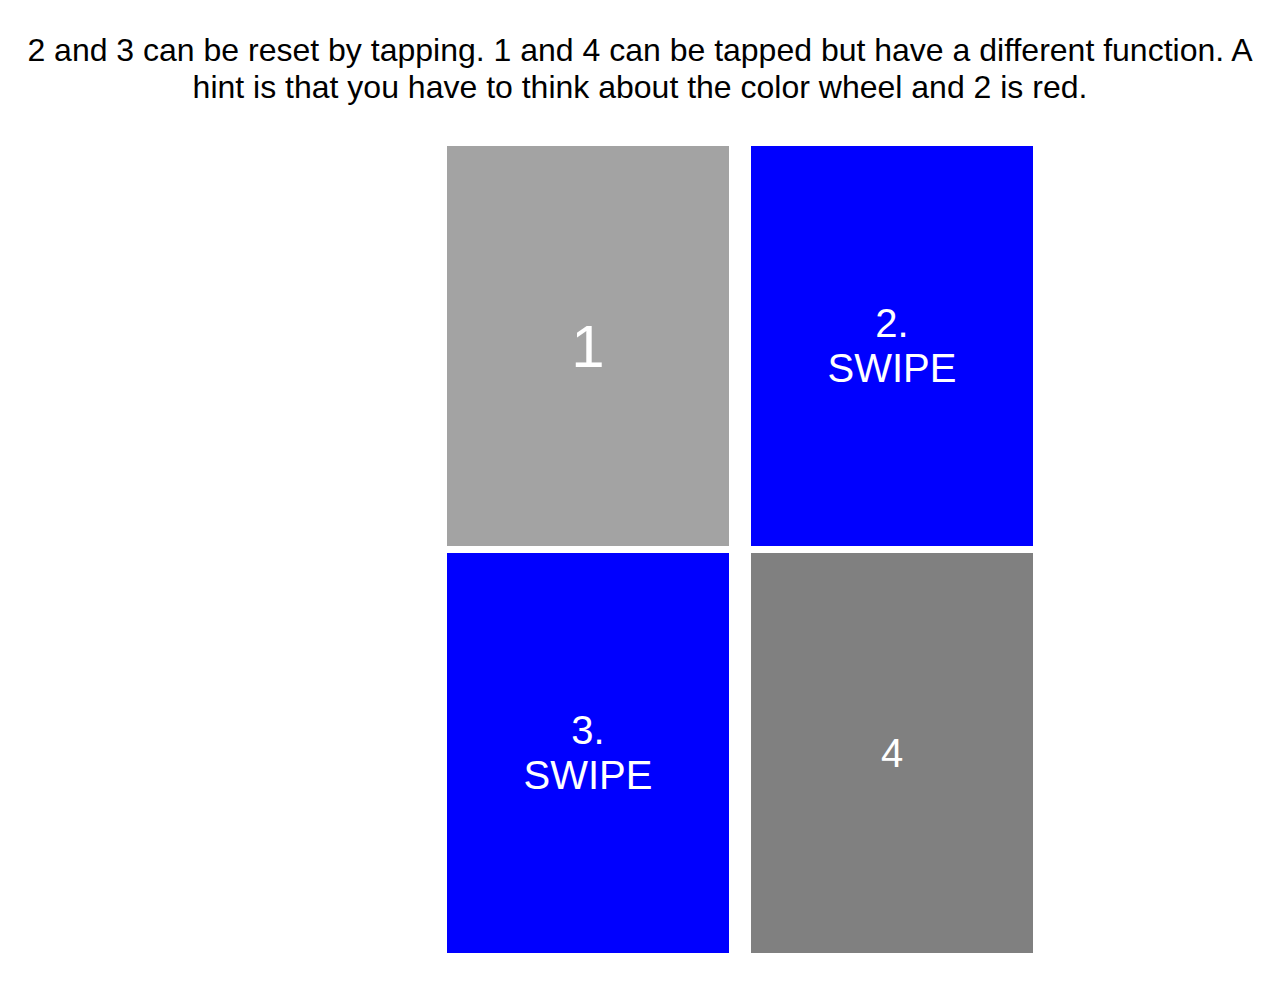
<file: Demo/index.html>
<!DOCTYPE html>
<html lang="en">

<head>
      
    <meta http-equiv="X-UA-Compatible" content="IE=edge">
    
  <meta name="viewport" content="width=device-width, initial-scale=1.0">
    <meta charset="UTF-8" user-scalable="no" >
  <title></title>
  <link rel="stylesheet" href="style.css">

</head>

<body>



   <!-- <div onmousedown="backgroundcolor(event)" align="center"><br>Tap here for a new<br>background
      </div>
      -->
  <p id="lock" align="center">2 and 3 can be reset by tapping. 1 and 4 can be tapped but have a different function. A hint is that you have to think about the color wheel and 2 is red.</p>
  



  <div id="wrapper">
 <p id="swipetext" align="center" ></p>
 
    <div id="tap-container">
      <div id="one" class="one tap-area">1
</div>
     <div id="two" class="two tap-area" >
       2. SWIPE
      </div>
      
       <div id="three" class="three  tap-area2">
         3. SWIPE
</div>
     <div id="four" class="four tap-area2" >4
       
      </div>
      
    <div id="output"> </div>
    </div>
  
  
      
 

  </div> 

<div id="interaction" style=""></div>
 <script src="https://s3-us-west-2.amazonaws.com/s.cdpn.io/374756/zingtouch-1.0.0.min.js"></script>
 <script src="script.js"></script>
</body>
</html>
</file>
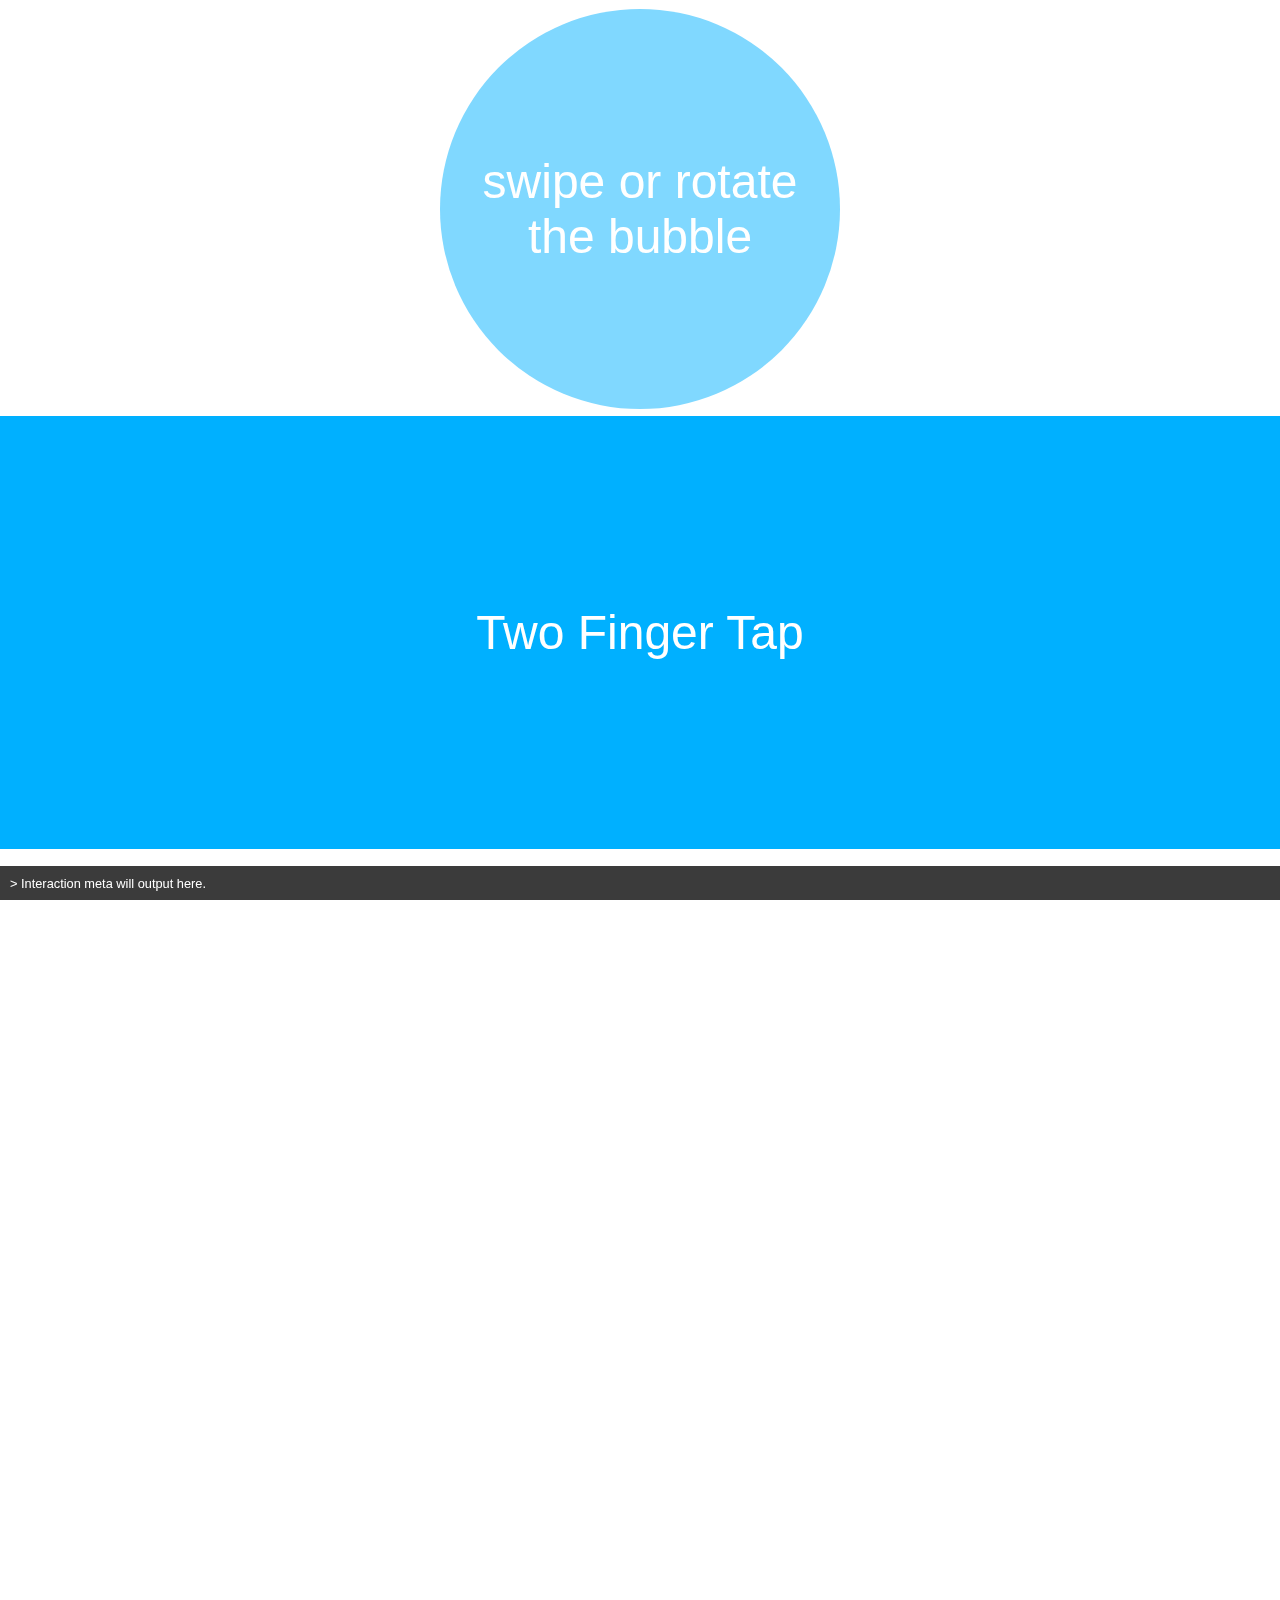
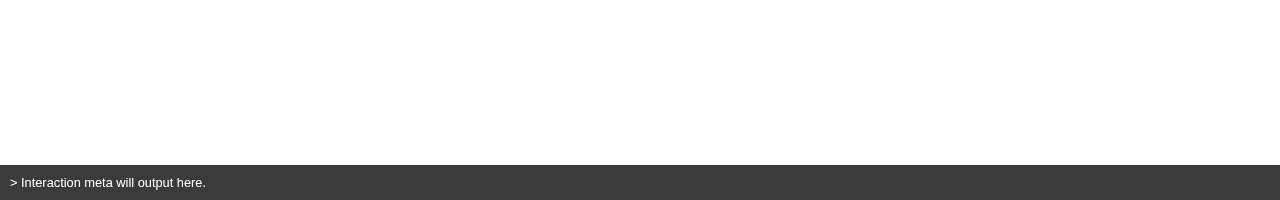
<file: sketches/sketch 2/index.html>
<!DOCTYPE html>
<html lang="en">

<head>

  <meta charset="UTF-8">
  <title></title>
  <link rel="stylesheet" href="style.css">

</head>

<body>

  <div id="wrapper">

    <div id="tap-container">
      <div id="one" class="orange tap-area">
        swipe or rotate the bubble
      </div>
      <div id="two" class="seafoam tap-area">
        Two Finger Tap
      </div>
    </div>
    <div id="output">> Interaction meta will output here.</div>
  </div>
  <div id="wrapper">
     <div id="container"></div>
     <div id="output">> Interaction meta will output here.</div>
   </div>

   <div id="description">
     Click to change color.
   </div>

<div id="interaction" style=""></div>
 <script src='https://s3-us-west-2.amazonaws.com/s.cdpn.io/374756/zingtouch-1.0.0.min.js'></script>
 <script src="script.js"></script>
</body>
</html>
</file>
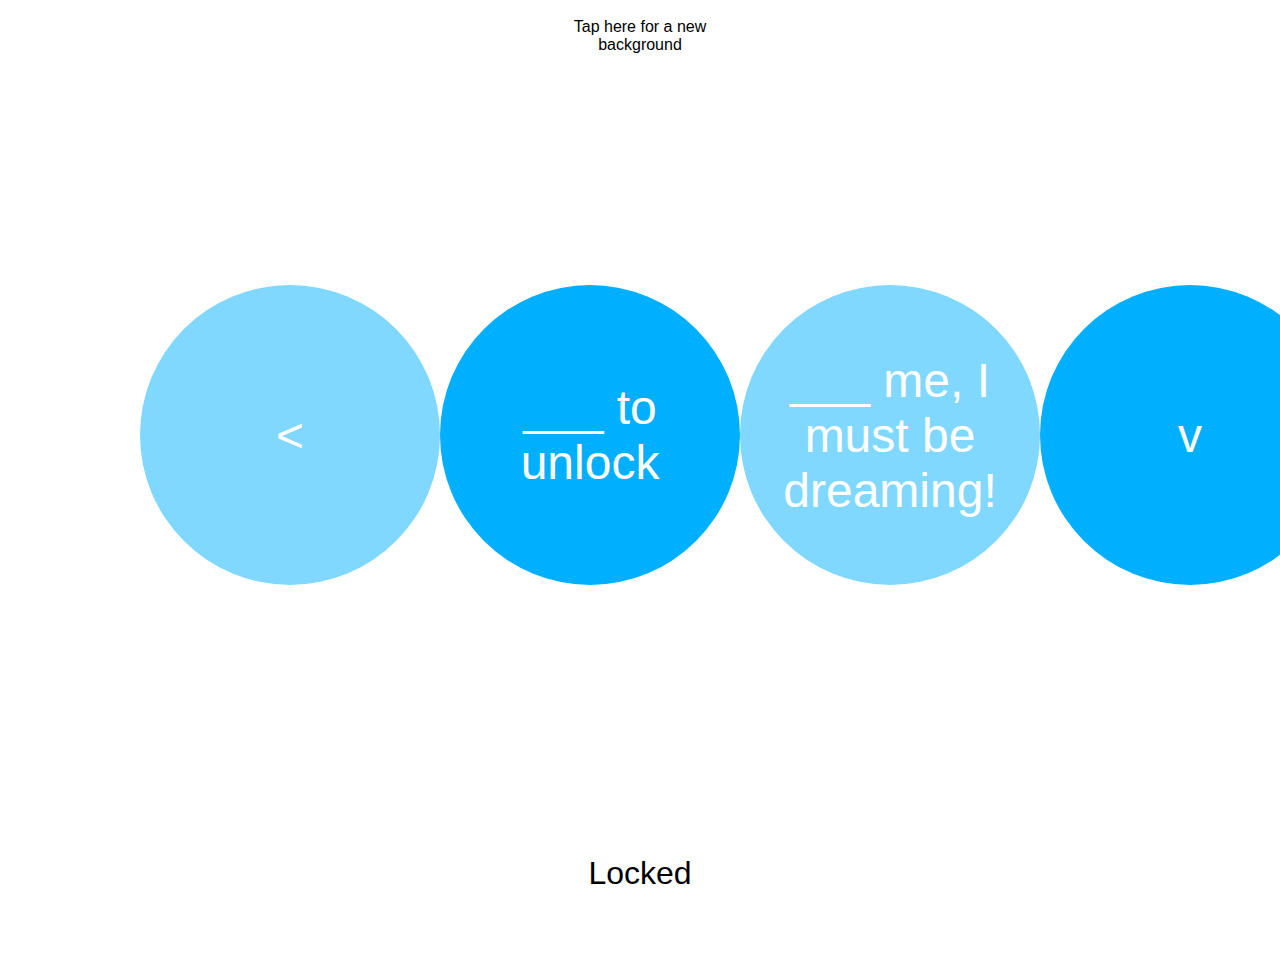
<file: sketches/sketch 3/index.html>
<!DOCTYPE html>
<html lang="en">

<head>
<!-- Global site tag (gtag.js) - Google Analytics -->
<script async src="https://www.googletagmanager.com/gtag/js?id=UA-117103813-1"></script>
<script>
  window.dataLayer = window.dataLayer || [];
  function gtag(){dataLayer.push(arguments);}
  gtag('js', new Date());

  gtag('config', 'UA-117103813-1');
</script>

  <meta charset="UTF-8">
  <title></title>
  <link rel="stylesheet" href="style.css">

</head>

<body>



    <div onmousedown="backgroundcolor(event)" align="center"><br>Tap here for a new<br>background
      </div>
      
      <script>
      function backgroundcolor(event) {
          document.body.style.backgroundColor = 'rgba(' + getRandNum(0, 255) + ',' + getRandNum(0, 255) + ',' + getRandNum(0, 255) + ',' + 0.7 + ')'
      }
      </script>




  <div id="wrapper">

    <div id="tap-container">
      <div id="one" class="orange tap-area">
        <
      </div>
      <div id="two" class="seafoam tap-area">
        ___ to unlock
      </div>
      <div id="three" class="redbubble tap-area">
        ___ me, I must be dreaming!
      </div>
      <div id="five" class="dragable tap-area">
        v
      </div>
    </div>
    <p id="lock" align="center">Locked</p>
    <div id="output"> </div>
  </div>
 <!-- <div id="wrapper">
     <div id="container"></div>
     <div id="output">> Interaction meta will output here.</div>
   </div>

   <!-- <div id="description">
     Click to change color.
   </div> -->

   

<div id="interaction" style=""></div>
 <script src="https://s3-us-west-2.amazonaws.com/s.cdpn.io/374756/zingtouch-1.0.0.min.js"></script>
 <script src="script.js"></script>
</body>
</html>

   <!-- <form action=>
      key: <input type="text" name="username" ><br>
      <button onclick="myFunction()">Submit</button>
      <p id="demo">asda</p>
       <input type="submit" value="Submit">
     </form> -->

 <!-- <div id="wrapper">
     <div id="container"></div>
   </div>
  -->
</file>
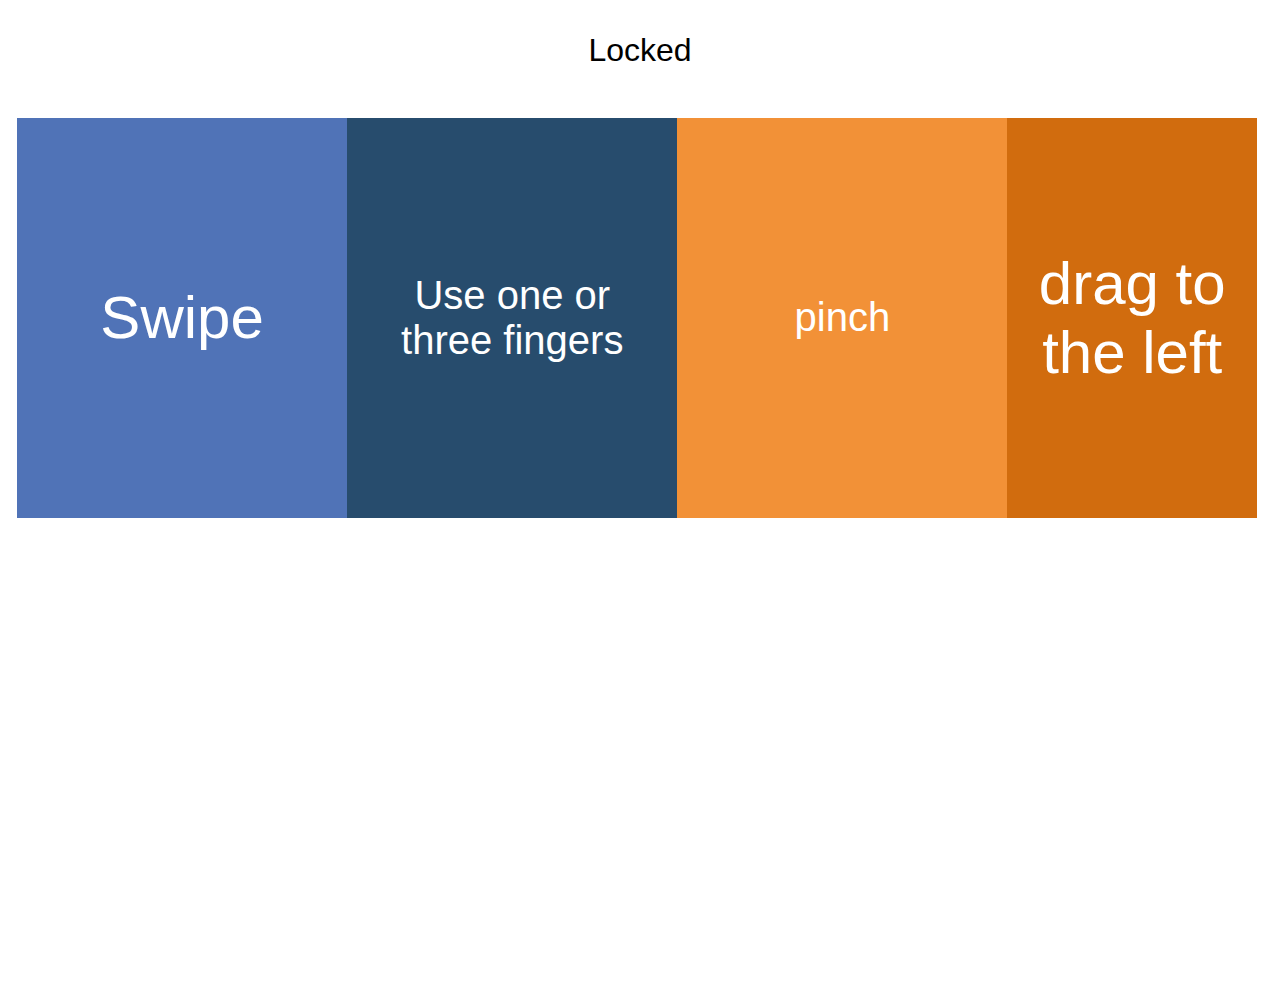
<file: sketches/sketch 4/index.html>
<!DOCTYPE html>
<html lang="en">

<head>
  <meta charset="utf-8" user-scalable="no" /> 
    <meta http-equiv="X-UA-Compatible" content="IE=edge">
    <meta name="viewport" content="width=device-width, initial-scale=1">
  <meta charset="UTF-8">
  <title></title>
  <link rel="stylesheet" href="style.css">

</head>

<body>



   <!-- <div onmousedown="backgroundcolor(event)" align="center"><br>Tap here for a new<br>background
      </div>
      -->
  <p id="lock" align="center">Locked</p>
      <script>
      function backgroundcolor(event) {
          document.body.style.backgroundColor = 'rgba(' + getRandNum(0, 255) + ',' + getRandNum(0, 255) + ',' + getRandNum(0, 255) + ',' + 0.7 + ')'
      }
      </script>




  <div id="wrapper">

    <div id="tap-container">
      <div id="one" class="one tap-area">
        Swipe
      </div>
       <!-- <div id="box" class="tapbox tap-area">
        mouse click
      </div> -->
      <div id="two" class="two tap-area">
       Use one or three fingers
      </div>
      <div id="three" class="three tap-area">
        pinch
      </div>
      <div id="five" class="five tap-area">
        drag to the left
      </div>
    </div>
    <div id="output"> </div>
    </div>
  
  
      
 

   

<div id="interaction" style=""></div>
 <script src="https://s3-us-west-2.amazonaws.com/s.cdpn.io/374756/zingtouch-1.0.0.min.js"></script>
 <script src="script.js"></script>
</body>
</html>
</file>
<file: Demo/style.css>
*{
  box-sizing: border-box;
}

body {
  margin: 0;
  padding: 0;
  height: auto;
  width:auto;
  font-family: 'Helvetica', Arial;
  
}


#wrapper {
 justify-content: center;
  align-items: center;
  text-align:center;
 
}



#tap-container{
  display: grid;
  grid-template-columns:auto auto;
  justify-content: center;
  align-items: center;
  width: auto;
  height:auto;
  

  cursor: pointer;
  padding: 10px 20px;
  margin:-2px -1px -19px;
   
}


#lock {
  
  font-size: 200%;
  
}

#swipetext{
   left:500px;
  font-size: 200%;
   
}
.tap-area {
  display: grid;
  grid-template-columns: auto auto;
  justify-content: center;
  align-items: center;
  cursor: pointer;
 

  color: white;
  padding: 10px 141px;
  margin: 0 11px 7px;
  outline: none;
  position: relative;
  text-align: center;
}

.tap-area2 {
  display: grid;
   grid-template-columns: auto auto;
  justify-content: center;
  align-items: center;
  cursor: pointer;
 

  color: white;
  padding: 10px 141px;
  margin: 0 11px 7px;
  outline: none;
  position: relative;
  border: 0px;
  text-align: center;
}

#p{
 text-align: center;
}
.one {
  background-color:#a3a3a3; 
 width:200px;
  height:400px;
  left: 100px;
   font-size: 60px;
   position: relative;
}


.two {
 /* border-radius: 100%; */
width:200px;
  height:400px;

  background-color:blue;
  left: 100px;
 font-size: 40px;
}
.three{
  width:200px;
  height:400px;
  background-color:blue;
  left:100px;
  font-size:40px;
  
}
.four{
  width:200px;
  height:400px;
  background-color:grey;
  left:100px;
  font-size:40px;
}

.tappable{
  border-left: black 2px solid;
  border-right: black 2px solid;
  border-top: black 2px solid;
  border-bottom: black 2px solid;
}



#output {
  background-color: transparent;
  width: 100%;
  display: block;
  min-height: 30px;
  padding: 10px;
  font-size: 0.8em;
  /*color: white;  bottom text */
}
</file>
<file: sketches/sketch 2/style.css>
*{
  box-sizing: border-box;
}

body {
  margin: 0;
  padding: 0;
  height: 100vh;
  font-family: 'Helvetica', Arial;
}

#output {
  background-color: #3B3B3B;
  width: 100%;
  display: block;
  min-height: 30px;
  padding: 10px;
  font-size: 0.8em;
  color: white;
}
#wrapper {
  display: flex;
  flex-direction: column;
  height: 100%;
}

#tap-container{
  display: flex;
  flex-direction:column;
  justify-content: center;
  align-items: center;
  width: 100%;
  height: 100%;
/*   color: white; */
  cursor: pointer;
}

.tap-area {
  display: flex;
  justify-content: center;
  align-items: center;
  cursor: pointer;
  font-size: 3rem;

  color: white;
  padding: 10px 20px;
  margin: 0 0 7px;
  outline: none;
  position: relative;
  border: 0px;
  width: 100%;
  height: 50%;
  text-align: center;
}
.orange {
  background-color:#80D8FF;
  border-radius:100%;
  width:400px;
  height:400px;
}

.seafoam {
  background-color:#00B0FF;

}



* {
  -webkit-box-sizing: border-box;
          box-sizing: border-box;
}

html,body {
  margin: 0;
  padding: 0;
  font-family: "Helvetica", Arial;
  height: 100%;
}

#wrapper {
  display: -webkit-box;
  display: -ms-flexbox;
  display: flex;
  -webkit-box-orient: vertical;
  -webkit-box-direction: normal;
      -ms-flex-direction: column;
          flex-direction: column;
  height: 100%;
}

#container {
  display: -webkit-box;
  display: -ms-flexbox;
  display: flex;
  -webkit-box-flex: 1;
      -ms-flex: 1;
          flex: 1;
  width: 100%;
}
#output {
  background-color: #3B3B3B; /* bar in the bottom */
  width: 100%;
  display: block;
  min-height: 30px;
  padding: 10px;
  font-size: 0.8em;
  color: white; /* bottom text */
}

#description {
  display: -webkit-box;
  display: -ms-flexbox;
  display: flex;
  -webkit-box-pack: center;
      -ms-flex-pack: center;
          justify-content: center;
  -webkit-box-align: center;
      -ms-flex-align: center;
          align-items: center;
  position: fixed;
  top: 0;
  color: #777;
  z-index: -1;
  height: 100%;
  width: 100%;
  font-size: 2rem;
  text-align: center;
}

*{
  box-sizing: border-box;
}
body {
  margin: 0;
  padding: 0;
  height: 100vh;
  font-family: 'Helvetica', Arial;
}
#wrapper {
  display: flex;
  flex-direction: column;
  height: 100%;
}

#output {
  background-color: #3B3B3B;
  width: 100%;
  display: block;
  min-height: 30px;
  padding: 10px;
  font-size: 0.8em;
  color: white;
}


/* .tap-area:active {
  margin: 7px 0 0;
  box-shadow: 0 0 #0052E0, 0 0 #2f2f2f, 0 3px 14px #FF3020 inset;
} */
</file>
<file: sketches/sketch 3/style.css>
*{
  box-sizing: border-box;
}

body {
  margin: 0;
  padding: 0;
  height: 100vh;
  font-family: 'Helvetica', Arial;
}

/*#output {
  background-color: #3B3B3B;
  width: 100%;
  display: block;
  min-height: 30px;
  padding: 10px;
  font-size: 0.8em;
  color: white;
} */
#wrapper {
  display: flex;
  flex-direction: column;
  height: 100%;
}

#tap-container{
  display: flex;
  flex-direction:row; /*colom*/
  justify-content: center;
  align-items: center;
  width: 100%;
  height: 100%;
/*   color: white; */
  cursor: pointer;
}
#lock {
  left:500px;
  font-size: 200%;
}

.tap-area {
  display: flex;
  justify-content: center;
  align-items: center;
  cursor: pointer;
  font-size: 3rem;

  color: white;
  padding: 10px 20px;
  margin: 0 0 7px;
  outline: none;
  position: relative;
  border: 0px;
  width: 100%;
  height: 50%;
  text-align: center;
}
.orange {
  background-color:#80D8FF;
  border-radius:100%;
  width:300px;
  height:300px;
  left: 100px;
}

.seafoam {
  border-radius: 100%;
  width:300px;
  height:300px;
  background-color:#00B0FF;
  left: 100px;

}

.redbubble {
 border-radius: 100%;
  width:300px;
  height:300px;
background: #80D8FF;
left:100px;
}
.form {
 text-align: right;
}
.dragable{
  border-radius: 100%;
  width:300px;
  height:300px;
background: #00B0FF;
left:100px;
}

* {
  -webkit-box-sizing: border-box;
          box-sizing: border-box;
}

html,body {
  margin: 0;
  padding: 0;
  font-family: "Helvetica", Arial;
  height: 100%;
}

#wrapper {
  display: -webkit-box;
  display: -ms-flexbox;
  display: flex;
  -webkit-box-orient: vertical;
  -webkit-box-direction: normal;
      -ms-flex-direction: column;
          flex-direction: column;
  height: 100%;
}

#container {
  display: -webkit-box;
  display: -ms-flexbox;
  display: flex;
  -webkit-box-flex: 1;
      -ms-flex: 1;
          flex: 1;
  width: 100%;
}  
#output {
  background-color: transparent;
  width: 100%;
  display: block;
  min-height: 30px;
  padding: 10px;
  font-size: 0.8em;
  /*color: white;  bottom text */
}

#output {
  background-color: transparent;
  width: 100%;
  display: block;
  min-height: 30px;
  padding: 10px;
  font-size: 0.8em;
  /*color: white; bottom text */
  
}
</file>
<file: sketches/sketch 4/style.css>
*{
  box-sizing: border-box;
}

body {
  margin: 0;
  padding: 0;
  height: 100vh;
  font-family: 'Helvetica', Arial;
}


#wrapper {
  display: flex;
  flex-direction: column;
  height: 100%;
}

#wrapper2 {
  display: flex;
  flex-direction: column;
  height: 100%;
}

#tap-container{
  display: flex;
  
  justify-content: center;
  align-items: center;
  width: 100%;
  height: 700px;
/*   color: white; */
  cursor: pointer;
  padding: 10px 20px;
  margin:-130px -103px -19px;
}

#tap-container2{
  display: flex;
  
  justify-content: center;
  align-items: center;
  width: 100%;
  height: 700px;
/*   color: white; */
  cursor: pointer;
  padding: 10px 20px;
  margin: -350px -2px 7px;
}
#lock {
  left:500px;
  font-size: 200%;
  
}

.tap-area {
  display: flex;
  justify-content: center;
  align-items: center;
  cursor: pointer;
 

  color: white;
  padding: 10px 20px;
  margin: 0 0 7px;
  outline: none;
  position: relative;
  border: 0px;
  width: 100%;
  height: 50%;
  text-align: center;
}


.one {
  background-color:#5073b7;
  /* background-image:url("https://cdn.glitch.com/df4e1adc-c839-444a-8e43-2a6562c72f15%2F5c78d207a37843b4a8e4be21ca024966.png?1550516692293");
  /*border-radius:100%; */
  width:400px;
  height:400px;
  left: 100px;
   font-size: 60px;
 
}

.two {
 /* border-radius: 100%; */
  width:400px;
  height:400px;
  background-color:#274c6d;
  left: 100px;
 font-size: 40px;
}
 
.tapbox{
 width:400px;
  height:400px;
background-color: #435eb7;
left:100px;
 font-size: 60px;
}
 
.three{
/* border-radius: 100%; */
   width:400px;
  height:400px;
background: #f29137;
left:100px;
   font-size: 40px;
}
.form {
 text-align: right;
}
.five{
  width:300px;
  height:400px;
background: #d16c0e;
left:100px;
   font-size: 60px;
}

* {
  -webkit-box-sizing: border-box;
          box-sizing: border-box;
}

html,body {
  margin: 0;
  padding: 0;
  font-family: "Helvetica", Arial;
  height: 100%;
}

#wrapper {
  display: -webkit-box;
  display: -ms-flexbox;
  display: flex;
  -webkit-box-orient: vertical;
  -webkit-box-direction: normal;
      -ms-flex-direction: column;
          flex-direction: column;
  height: 100%;
}

#container {
  display: -webkit-box;
  display: -ms-flexbox;
  display: flex;
  -webkit-box-flex: 1;
      -ms-flex: 1;
          flex: 1;
  width: 100%;
}  
#output {
  background-color: transparent;
  width: 100%;
  display: block;
  min-height: 30px;
  padding: 10px;
  font-size: 0.8em;
  /*color: white;  bottom text */
}

#output {
  background-color: transparent;
  width: 100%;
  display: block;
  min-height: 30px;
  padding: 10px;
  font-size: 0.8em;
  /*color: white; bottom text */
  
}
</file>
